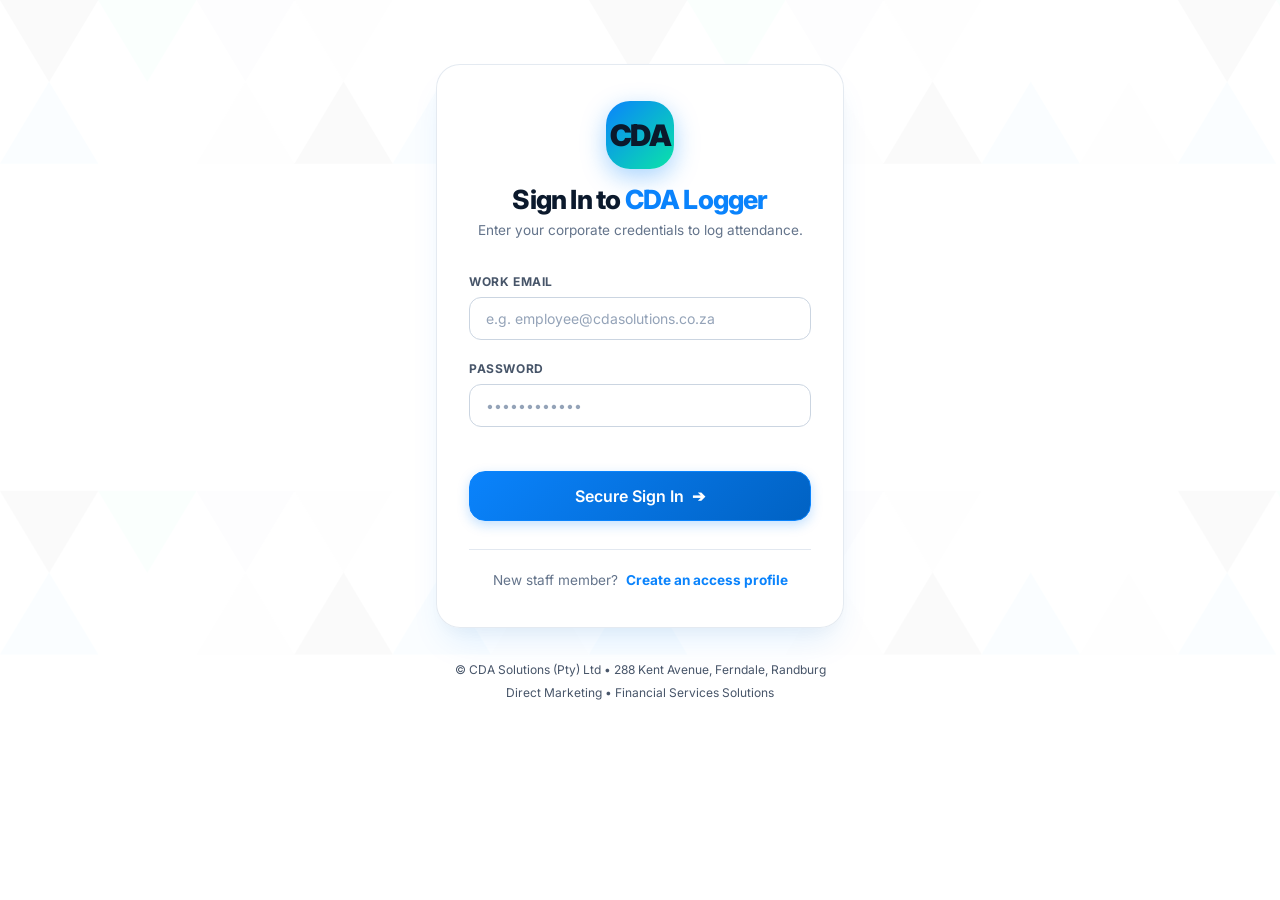
<file: index.html>
<!DOCTYPE html>
<html lang="en">
<head>
  <meta charset="UTF-8">
  <meta name="viewport" content="width=device-width, initial-scale=1.0">
  <meta name="description" content="CDA Solutions Attendance & Geolocation Logger - Secure corporate employee check-in, shift management, and leave system.">
  <meta name="keywords" content="CDA Solutions, Attendance Logger, Direct Marketing, Work Tracking, Shift Verification">
  <title>CDA Solutions - Attendance &amp; Shift Logger</title>
  <link rel="icon" href="https://www.cdasolutions.co.za/fav.png" type="image/x-icon">
  <link rel="stylesheet" href="shared/css/base.css">
  <style>
    /* Specific auth styling enhancements */
    .auth-card {
      background: rgba(255, 255, 255, 0.95);
      backdrop-filter: blur(10px);
      border: 1px solid rgba(226, 232, 240, 0.9);
      border-radius: var(--radius-xl);
      padding: 2.25rem 2rem;
      box-shadow: 0 20px 35px -10px rgba(10, 131, 252, 0.12), 0 10px 20px -5px rgba(0, 0, 0, 0.04);
      position: relative;
    }

    .auth-hero {
      text-align: center;
      margin-bottom: 2rem;
    }

    .auth-logo-badge {
      display: inline-flex;
      align-items: center;
      justify-content: center;
      width: 68px;
      height: 68px;
      background: linear-gradient(135deg, var(--cda-blue) 0%, var(--cda-teal) 100%);
      color: var(--cda-navy);
      font-weight: 900;
      font-size: 1.85rem;
      border-radius: var(--radius-xl);
      box-shadow: 0 8px 24px rgba(10, 131, 252, 0.35);
      margin-bottom: 1rem;
      letter-spacing: -0.05em;
    }

    .auth-footer-links {
      margin-top: 1.75rem;
      padding-top: 1.25rem;
      border-top: 1px solid var(--cda-slate-200);
      text-align: center;
      font-size: 0.85rem;
      color: var(--cda-slate-500);
    }

    .company-stamp {
      text-align: center;
      margin-top: 2rem;
      font-size: 0.75rem;
      color: var(--cda-slate-500);
    }
  </style>
</head>
<body class="pattern-bg">

  <!-- GLOBAL LOADING SPINNER -->
  <div id="globalSpinner" class="spinner-overlay hidden">
    <div class="spinner"></div>
    <div id="spinnerMessage" class="spinner-message">Authenticating credentials...</div>
  </div>

  <main class="auth-container">
    <div class="auth-card">
      
      <!-- HERO & BRANDING -->
      <header class="auth-hero">
        <div class="auth-logo-badge" aria-hidden="true">CDA</div>
        <h1 class="brand-main-title" id="authTitle" style="color: var(--cda-navy); font-size: 1.65rem;">
          Sign In to <span style="color: var(--cda-blue);">CDA Logger</span>
        </h1>
        <p class="text-muted" id="authSubtitle" style="font-size: 0.85rem; margin-top: 0.35rem;">
          Enter your corporate credentials to log attendance.
        </p>
      </header>

      <!-- ALERT MESSAGE BOX -->
      <div id="authAlert" class="alert hidden" role="alert"></div>

      <!-- SIGN IN FORM -->
      <form id="loginForm" onsubmit="handleLoginSubmit(event)" novalidate>
        <div class="form-group">
          <label class="form-label" for="loginEmail">Work Email</label>
          <input 
            type="email" 
            id="loginEmail" 
            name="email" 
            class="form-control" 
            placeholder="e.g. employee@cdasolutions.co.za" 
            autocomplete="email" 
            required
          >
        </div>

        <div class="form-group">
          <label class="form-label" for="loginPassword">Password</label>
          <input 
            type="password" 
            id="loginPassword" 
            name="password" 
            class="form-control" 
            placeholder="••••••••••••" 
            autocomplete="current-password" 
            required
          >
        </div>

        <button type="submit" id="btnLoginSubmit" class="btn btn-primary btn-block btn-lg" style="margin-top: 1.5rem;">
          <span>Secure Sign In</span>
          <span aria-hidden="true">➔</span>
        </button>

        <div class="auth-footer-links">
          <span>New staff member?</span>
          <a href="javascript:void(0)" onclick="toggleAuthMode(false)" style="font-weight: 700; margin-left: 0.25rem;">
            Create an access profile
          </a>
        </div>
      </form>

      <!-- REGISTRATION FORM -->
      <form id="registerForm" class="hidden" onsubmit="handleRegisterSubmit(event)" novalidate>
        <div class="form-row form-row-2">
          <div class="form-group">
            <label class="form-label" for="regFirst">First Name</label>
            <input 
              type="text" 
              id="regFirst" 
              name="firstName" 
              class="form-control" 
              placeholder="First name" 
              required
            >
          </div>
          <div class="form-group">
            <label class="form-label" for="regLast">Last Name</label>
            <input 
              type="text" 
              id="regLast" 
              name="lastName" 
              class="form-control" 
              placeholder="Last name" 
              required
            >
          </div>
        </div>

        <div class="form-group">
          <label class="form-label" for="regEmail">Work Email</label>
          <input 
            type="email" 
            id="regEmail" 
            name="email" 
            class="form-control" 
            placeholder="name@cdasolutions.co.za" 
            autocomplete="email" 
            required
          >
        </div>

        <div class="form-group">
          <label class="form-label" for="regPassword">Create Password</label>
          <input 
            type="password" 
            id="regPassword" 
            name="password" 
            class="form-control" 
            placeholder="Minimum 8 characters" 
            autocomplete="new-password" 
            required
          >
        </div>

        <button type="submit" id="btnRegisterSubmit" class="btn btn-secondary btn-block btn-lg" style="margin-top: 1.5rem;">
          <span>Complete Registration</span>
          <span aria-hidden="true">➔</span>
        </button>

        <div class="auth-footer-links">
          <span>Already registered?</span>
          <a href="javascript:void(0)" onclick="toggleAuthMode(true)" style="font-weight: 700; margin-left: 0.25rem;">
            Sign in instead
          </a>
        </div>
      </form>

    </div>

    <!-- CORPORATE FOOTER -->
    <footer class="company-stamp">
      <p>&copy; CDA Solutions (Pty) Ltd &bull; 288 Kent Avenue, Ferndale, Randburg</p>
      <p style="margin-top: 0.25rem;">Direct Marketing &bull; Financial Services Solutions</p>
    </footer>
  </main>

  <!-- SCRIPTS -->
  <script src="shared/js/api.js"></script>
  <script src="auth/auth.js"></script>
</body>
</html>
</file>
<file: shared/css/base.css>
/* ==========================================================================
   CDA SOLUTIONS DESIGN SYSTEM (base.css)
   Brand: CDA Solutions (https://www.cdasolutions.co.za/)
   Architecture: Vanilla CSS tokens, components, grid, and micro-animations
   ========================================================================== */

@import url('https://fonts.googleapis.com/css2?family=Inter:wght@300;400;500;600;700;800;900&display=swap');

:root {
  /* Brand Primary Colors */
  --cda-blue: #0a83fc;
  --cda-blue-dark: #0162c3;
  --cda-blue-light: #e8f3ff;
  --cda-blue-rgb: 10, 131, 252;

  /* Brand Secondary / Accent Colors */
  --cda-teal: #0ae4a8;
  --cda-teal-dark: #08b887;
  --cda-teal-light: #e6fcf6;
  --cda-teal-rgb: 10, 228, 168;

  /* Neutrals & Dark Theme Accents */
  --cda-navy: #0b192c;
  --cda-navy-dark: #060e18;
  --cda-slate-900: #0f172a;
  --cda-slate-800: #1e293b;
  --cda-slate-700: #334155;
  --cda-slate-600: #475569;
  --cda-slate-500: #64748b;
  --cda-slate-400: #94a3b8;
  --cda-slate-300: #cbd5e1;
  --cda-slate-200: #e2e8f0;
  --cda-slate-100: #f1f5f9;
  --cda-slate-50: #f8fafc;
  --cda-white: #ffffff;

  /* Status Tokens */
  --cda-success: #10b981;
  --cda-success-light: #ecfdf5;
  --cda-warning: #f59e0b;
  --cda-warning-light: #fffbeb;
  --cda-danger: #ef4444;
  --cda-danger-light: #fef2f2;
  --cda-orange: #f97316;
  --cda-orange-light: #fff7ed;
  --cda-purple: #8b5cf6;
  --cda-purple-light: #f5f3ff;

  /* Typography */
  --cda-font: 'Inter', -apple-system, BlinkMacSystemFont, 'Segoe UI', Roboto, Helvetica, Arial, sans-serif;
  --cda-font-mono: SFMono-Regular, Menlo, Monaco, Consolas, 'Liberation Mono', monospace;

  /* Shadows */
  --shadow-xs: 0 1px 2px 0 rgba(15, 23, 42, 0.05);
  --shadow-sm: 0 1px 3px 0 rgba(15, 23, 42, 0.08), 0 1px 2px -1px rgba(15, 23, 42, 0.05);
  --shadow-md: 0 4px 6px -1px rgba(15, 23, 42, 0.08), 0 2px 4px -2px rgba(15, 23, 42, 0.05);
  --shadow-lg: 0 10px 15px -3px rgba(15, 23, 42, 0.08), 0 4px 6px -4px rgba(15, 23, 42, 0.05);
  --shadow-xl: 0 20px 25px -5px rgba(15, 23, 42, 0.1), 0 8px 10px -6px rgba(15, 23, 42, 0.05);
  --shadow-glow-blue: 0 0 20px rgba(10, 131, 252, 0.35);
  --shadow-glow-teal: 0 0 20px rgba(10, 228, 168, 0.35);

  /* Transitions & Radii */
  --radius-sm: 8px;
  --radius-md: 12px;
  --radius-lg: 16px;
  --radius-xl: 24px;
  --radius-full: 9999px;
  --transition: all 0.2s cubic-bezier(0.4, 0, 0.2, 1);
}

/* ==========================================================================
   RESET & BASE STYLES
   ========================================================================== */

*, *::before, *::after {
  box-sizing: border-box;
  margin: 0;
  padding: 0;
}

html {
  font-family: var(--cda-font);
  font-size: 16px;
  line-height: 1.5;
  color: var(--cda-slate-800);
  background-color: var(--cda-slate-50);
  -webkit-text-size-adjust: 100%;
  -webkit-font-smoothing: antialiased;
  scroll-behavior: smooth;
}

body {
  min-height: 100vh;
  display: flex;
  flex-direction: column;
  background-color: var(--cda-slate-50);
  background-image: 
    radial-gradient(at 0% 0%, rgba(10, 131, 252, 0.06) 0px, transparent 50%),
    radial-gradient(at 100% 100%, rgba(10, 228, 168, 0.06) 0px, transparent 50%);
  background-attachment: fixed;
}

/* Geometric Subtle Background Texture */
.pattern-bg {
  background-color: #ffffff;
  background-image: url("data:image/svg+xml,%3Csvg xmlns='http://www.w3.org/2000/svg' width='100%25' height='100%25'%3E%3Cdefs%3E%3Cpattern patternUnits='userSpaceOnUse' id='b' width='589' height='490.8' x='0' y='0' viewBox='0 0 1080 900'%3E%3Cg fill-opacity='0.02'%3E%3Cpolygon fill='%230a83fc' points='90 150 0 300 180 300'/%3E%3Cpolygon points='90 150 180 0 0 0'/%3E%3Cpolygon fill='%230ae4a8' points='270 150 360 0 180 0'/%3E%3Cpolygon fill='%23cbd5e1' points='450 150 360 300 540 300'/%3E%3Cpolygon fill='%2394a3b8' points='450 150 540 0 360 0'/%3E%3Cpolygon points='630 150 540 300 720 300'/%3E%3Cpolygon fill='%23cbd5e1' points='630 150 720 0 540 0'/%3E%3Cpolygon fill='%230a83fc' points='810 150 720 300 900 300'/%3E%3Cpolygon fill='%23FFF' points='810 150 900 0 720 0'/%3E%3Cpolygon fill='%23cbd5e1' points='990 150 900 300 1080 300'/%3E%3C/g%3E%3C/pattern%3E%3C/defs%3E%3Crect x='0' y='0' fill='url(%23b)' width='100%25' height='100%25'/%3E%3C/svg%3E");
}

/* ==========================================================================
   TYPOGRAPHY
   ========================================================================== */

h1, h2, h3, h4, h5, h6 {
  color: var(--cda-navy);
  font-weight: 700;
  line-height: 1.25;
  letter-spacing: -0.02em;
}

h1 { font-size: 1.75rem; }
h2 { font-size: 1.5rem; }
h3 { font-size: 1.25rem; }
h4 { font-size: 1.1rem; }
h5 { font-size: 1rem; }
h6 { font-size: 0.875rem; }

@media (min-width: 768px) {
  h1 { font-size: 2.25rem; }
  h2 { font-size: 1.75rem; }
  h3 { font-size: 1.5rem; }
}

p {
  color: var(--cda-slate-600);
  line-height: 1.6;
}

a {
  color: var(--cda-blue);
  text-decoration: none;
  transition: var(--transition);
}

a:hover {
  color: var(--cda-blue-dark);
  text-decoration: underline;
}

/* ==========================================================================
   LAYOUT CONTAINERS
   ========================================================================== */

.container {
  width: 100%;
  max-width: 1200px;
  margin: 0 auto;
  padding: 0 1rem;
}

.auth-container {
  width: 100%;
  max-width: 440px;
  margin: 2rem auto;
  padding: 0 1rem;
}

.employee-container {
  width: 100%;
  max-width: 500px;
  margin: 1.5rem auto;
  padding: 0 1rem;
}

.admin-wide {
  width: 100%;
  max-width: 1440px;
  margin: 1.5rem auto;
  padding: 0 1rem;
}

@media (min-width: 768px) {
  .auth-container { margin: 4rem auto; }
  .employee-container { margin: 3rem auto; }
  .admin-wide { padding: 0 1.5rem; }
}

/* ==========================================================================
   BRAND LOGO & HEADER
   ========================================================================== */

.brand-header {
  background: linear-gradient(135deg, var(--cda-navy) 0%, #152840 100%);
  color: var(--cda-white);
  padding: 0.875rem 1.5rem;
  box-shadow: var(--shadow-md);
  border-bottom: 2px solid var(--cda-blue);
  position: sticky;
  top: 0;
  z-index: 40;
}

.brand-nav {
  display: flex;
  align-items: center;
  justify-content: space-between;
  flex-wrap: wrap;
  gap: 1rem;
}

.brand-identity {
  display: flex;
  align-items: center;
  gap: 0.75rem;
  text-decoration: none;
  color: var(--cda-white);
}

.brand-logo-mark {
  display: inline-flex;
  align-items: center;
  justify-content: center;
  background: linear-gradient(135deg, var(--cda-blue) 0%, var(--cda-teal) 100%);
  color: var(--cda-navy);
  font-weight: 900;
  font-size: 1.25rem;
  width: 42px;
  height: 42px;
  border-radius: var(--radius-md);
  box-shadow: 0 4px 10px rgba(10, 131, 252, 0.4);
  letter-spacing: -0.05em;
}

.brand-title-wrap {
  display: flex;
  flex-direction: column;
}

.brand-main-title {
  font-size: 1.25rem;
  font-weight: 800;
  color: var(--cda-white);
  letter-spacing: -0.03em;
  line-height: 1.1;
}

.brand-main-title span {
  color: var(--cda-teal);
}

.brand-sub-title {
  font-size: 0.65rem;
  font-weight: 600;
  text-transform: uppercase;
  color: var(--cda-slate-300);
  letter-spacing: 0.1em;
}

.brand-nav-actions {
  display: flex;
  align-items: center;
  gap: 0.75rem;
}

/* ==========================================================================
   CARDS & CONTAINERS
   ========================================================================== */

.card {
  background: var(--cda-white);
  border: 1px solid var(--cda-slate-200);
  border-radius: var(--radius-lg);
  box-shadow: var(--shadow-md);
  overflow: hidden;
  transition: var(--transition);
}

.card-header {
  padding: 1.25rem 1.5rem;
  border-bottom: 1px solid var(--cda-slate-200);
  background: #ffffff;
  display: flex;
  align-items: center;
  justify-content: space-between;
  flex-wrap: wrap;
  gap: 0.75rem;
}

.card-body {
  padding: 1.5rem;
}

.card-footer {
  padding: 1rem 1.5rem;
  border-top: 1px solid var(--cda-slate-200);
  background: var(--cda-slate-50);
}

/* ==========================================================================
   BUTTONS
   ========================================================================== */

.btn {
  display: inline-flex;
  align-items: center;
  justify-content: center;
  gap: 0.5rem;
  font-family: var(--cda-font);
  font-weight: 600;
  font-size: 0.875rem;
  line-height: 1;
  padding: 0.75rem 1.25rem;
  border-radius: var(--radius-md);
  border: 1px solid transparent;
  cursor: pointer;
  transition: var(--transition);
  text-decoration: none;
  text-align: center;
  user-select: none;
  white-space: nowrap;
}

.btn:active {
  transform: scale(0.97);
}

.btn:disabled, .btn.disabled {
  opacity: 0.6;
  cursor: not-allowed;
  pointer-events: none;
}

.btn-primary {
  background: linear-gradient(135deg, var(--cda-blue) 0%, var(--cda-blue-dark) 100%);
  color: var(--cda-white);
  border-color: var(--cda-blue);
  box-shadow: 0 4px 12px rgba(10, 131, 252, 0.25);
}

.btn-primary:hover {
  background: linear-gradient(135deg, #1f90ff 0%, #0056b3 100%);
  box-shadow: 0 6px 16px rgba(10, 131, 252, 0.35);
  text-decoration: none;
  color: var(--cda-white);
}

.btn-secondary {
  background: linear-gradient(135deg, var(--cda-teal) 0%, var(--cda-teal-dark) 100%);
  color: var(--cda-navy);
  border-color: var(--cda-teal);
  box-shadow: 0 4px 12px rgba(10, 228, 168, 0.25);
  font-weight: 700;
}

.btn-secondary:hover {
  background: linear-gradient(135deg, #1ff0b6 0%, #07a679 100%);
  box-shadow: 0 6px 16px rgba(10, 228, 168, 0.35);
  text-decoration: none;
  color: var(--cda-navy);
}

.btn-danger {
  background: linear-gradient(135deg, var(--cda-danger) 0%, #dc2626 100%);
  color: var(--cda-white);
  border-color: var(--cda-danger);
  box-shadow: 0 4px 12px rgba(239, 68, 68, 0.25);
}

.btn-danger:hover {
  background: linear-gradient(135deg, #f87171 0%, #b91c1c 100%);
  text-decoration: none;
  color: var(--cda-white);
}

.btn-orange {
  background: linear-gradient(135deg, var(--cda-orange) 0%, #ea580c 100%);
  color: var(--cda-white);
  border-color: var(--cda-orange);
  box-shadow: 0 4px 12px rgba(249, 115, 22, 0.25);
}

.btn-orange:hover {
  background: linear-gradient(135deg, #fb923c 0%, #c2410c 100%);
  text-decoration: none;
  color: var(--cda-white);
}

.btn-outline {
  background: transparent;
  color: var(--cda-slate-700);
  border-color: var(--cda-slate-300);
}

.btn-outline:hover {
  background: var(--cda-slate-100);
  color: var(--cda-slate-900);
  border-color: var(--cda-slate-400);
  text-decoration: none;
}

.btn-outline-danger {
  background: transparent;
  color: var(--cda-danger);
  border-color: rgba(239, 68, 68, 0.3);
}

.btn-outline-danger:hover {
  background: var(--cda-danger-light);
  border-color: var(--cda-danger);
  color: var(--cda-danger);
  text-decoration: none;
}

.btn-block {
  width: 100%;
}

.btn-lg {
  padding: 1rem 1.5rem;
  font-size: 1rem;
  border-radius: var(--radius-lg);
}

.btn-sm {
  padding: 0.45rem 0.85rem;
  font-size: 0.75rem;
  border-radius: var(--radius-sm);
}

/* ==========================================================================
   FORMS & INPUTS
   ========================================================================== */

.form-group {
  margin-bottom: 1.25rem;
}

.form-label {
  display: block;
  font-size: 0.75rem;
  font-weight: 700;
  text-transform: uppercase;
  letter-spacing: 0.05em;
  color: var(--cda-slate-600);
  margin-bottom: 0.375rem;
}

.form-control, .form-select {
  width: 100%;
  padding: 0.75rem 1rem;
  font-family: var(--cda-font);
  font-size: 0.875rem;
  color: var(--cda-slate-800);
  background-color: var(--cda-white);
  border: 1px solid var(--cda-slate-300);
  border-radius: var(--radius-md);
  transition: var(--transition);
}

.form-control:focus, .form-select:focus {
  outline: none;
  border-color: var(--cda-blue);
  box-shadow: 0 0 0 3px rgba(10, 131, 252, 0.15);
}

.form-control::placeholder {
  color: var(--cda-slate-400);
}

.form-row {
  display: grid;
  grid-template-columns: 1fr;
  gap: 1rem;
}

@media (min-width: 576px) {
  .form-row-2 {
    grid-template-columns: 1fr 1fr;
  }
  .form-row-3 {
    grid-template-columns: 1fr 1fr 1fr;
  }
}

/* ==========================================================================
   ALERTS
   ========================================================================== */

.alert {
  padding: 0.875rem 1.25rem;
  border-radius: var(--radius-md);
  font-size: 0.85rem;
  font-weight: 500;
  margin-bottom: 1rem;
  display: flex;
  align-items: center;
  gap: 0.75rem;
  animation: fadeIn 0.3s ease;
}

.alert-success {
  background-color: var(--cda-success-light);
  color: #065f46;
  border: 1px solid #a7f3d0;
}

.alert-danger {
  background-color: var(--cda-danger-light);
  color: #991b1b;
  border: 1px solid #fecaca;
}

.alert-info {
  background-color: var(--cda-blue-light);
  color: #075985;
  border: 1px solid #bae6fd;
}

.alert-warning {
  background-color: var(--cda-warning-light);
  color: #92400e;
  border: 1px solid #fde68a;
}

/* ==========================================================================
   BADGES & STATUS PILLS
   ========================================================================== */

.badge {
  display: inline-flex;
  align-items: center;
  gap: 0.35rem;
  padding: 0.25rem 0.65rem;
  border-radius: var(--radius-full);
  font-size: 0.725rem;
  font-weight: 700;
  text-transform: uppercase;
  letter-spacing: 0.04em;
  white-space: nowrap;
}

.badge-success {
  background-color: var(--cda-success-light);
  color: #065f46;
  border: 1px solid #a7f3d0;
}

.badge-danger {
  background-color: var(--cda-danger-light);
  color: #991b1b;
  border: 1px solid #fecaca;
}

.badge-warning {
  background-color: var(--cda-warning-light);
  color: #92400e;
  border: 1px solid #fde68a;
}

.badge-info {
  background-color: var(--cda-blue-light);
  color: #0369a1;
  border: 1px solid #bae6fd;
}

.badge-teal {
  background-color: var(--cda-teal-light);
  color: #065f46;
  border: 1px solid #99f6e4;
}

.badge-purple {
  background-color: var(--cda-purple-light);
  color: #5b21b6;
  border: 1px solid #ddd6fe;
}

.badge-neutral {
  background-color: var(--cda-slate-100);
  color: var(--cda-slate-700);
  border: 1px solid var(--cda-slate-300);
}

.badge-pulse {
  position: relative;
}

.badge-pulse::before {
  content: '';
  display: inline-block;
  width: 7px;
  height: 7px;
  border-radius: 50%;
  background-color: currentColor;
  margin-right: 4px;
  animation: pulseRadar 1.5s infinite;
}

/* ==========================================================================
   DATA TABLES
   ========================================================================== */

.table-container {
  width: 100%;
  overflow-x: auto;
  -webkit-overflow-scrolling: touch;
  border: 1px solid var(--cda-slate-200);
  border-radius: var(--radius-lg);
  background: var(--cda-white);
  box-shadow: var(--shadow-sm);
}

.table {
  width: 100%;
  border-collapse: collapse;
  text-align: left;
  font-size: 0.85rem;
}

.table th {
  background-color: var(--cda-slate-50);
  color: var(--cda-slate-600);
  font-size: 0.725rem;
  font-weight: 700;
  text-transform: uppercase;
  letter-spacing: 0.05em;
  padding: 0.875rem 1rem;
  border-bottom: 2px solid var(--cda-slate-200);
  white-space: nowrap;
}

.table td {
  padding: 0.875rem 1rem;
  border-bottom: 1px solid var(--cda-slate-200);
  color: var(--cda-slate-700);
  vertical-align: middle;
}

.table tbody tr:hover {
  background-color: #f8fafc;
}

.table tbody tr:last-child td {
  border-bottom: none;
}

/* Table Toolbar Controls */
.table-toolbar {
  padding: 1rem 1.25rem;
  background-color: var(--cda-slate-50);
  border-bottom: 1px solid var(--cda-slate-200);
  display: flex;
  align-items: center;
  justify-content: space-between;
  flex-wrap: wrap;
  gap: 0.75rem;
}

.toolbar-controls {
  display: flex;
  align-items: center;
  gap: 0.5rem;
  flex-wrap: wrap;
}

/* ==========================================================================
   MODAL DIALOGS
   ========================================================================== */

.modal-backdrop {
  position: fixed;
  inset: 0;
  background-color: rgba(11, 25, 44, 0.65);
  backdrop-filter: blur(4px);
  display: flex;
  align-items: center;
  justify-content: center;
  padding: 1rem;
  z-index: 1000;
  animation: fadeIn 0.2s ease-out;
}

.modal-dialog {
  background: var(--cda-white);
  border-radius: var(--radius-xl);
  box-shadow: var(--shadow-xl);
  border: 1px solid var(--cda-slate-200);
  width: 100%;
  max-width: 480px;
  overflow: hidden;
  animation: slideUp 0.25s ease-out;
}

.modal-header {
  padding: 1.25rem 1.5rem;
  border-bottom: 1px solid var(--cda-slate-200);
  display: flex;
  align-items: center;
  justify-content: space-between;
  background: var(--cda-slate-50);
}

.modal-header h3 {
  font-size: 1.15rem;
  color: var(--cda-navy);
}

.modal-close {
  background: none;
  border: none;
  font-size: 1.5rem;
  line-height: 1;
  color: var(--cda-slate-400);
  cursor: pointer;
  padding: 0.25rem;
  border-radius: var(--radius-sm);
  transition: var(--transition);
}

.modal-close:hover {
  color: var(--cda-slate-800);
  background: var(--cda-slate-200);
}

.modal-body {
  padding: 1.5rem;
}

.modal-footer {
  padding: 1rem 1.5rem;
  border-top: 1px solid var(--cda-slate-200);
  background: var(--cda-slate-50);
  display: flex;
  align-items: center;
  justify-content: flex-end;
  gap: 0.75rem;
}

/* ==========================================================================
   GLOBAL SPINNER & LOADER
   ========================================================================== */

.spinner-overlay {
  position: fixed;
  inset: 0;
  background-color: rgba(11, 25, 44, 0.75);
  backdrop-filter: blur(5px);
  display: flex;
  flex-direction: column;
  align-items: center;
  justify-content: center;
  z-index: 2000;
  animation: fadeIn 0.15s ease-out;
}

.spinner {
  width: 54px;
  height: 54px;
  border: 4px solid rgba(255, 255, 255, 0.2);
  border-top-color: var(--cda-teal);
  border-radius: 50%;
  animation: spin 1s linear infinite;
  box-shadow: 0 0 15px rgba(10, 228, 168, 0.4);
}

.spinner-message {
  margin-top: 1.25rem;
  font-size: 0.95rem;
  font-weight: 600;
  color: var(--cda-white);
  background: rgba(15, 23, 42, 0.7);
  padding: 0.6rem 1.25rem;
  border-radius: var(--radius-full);
  border: 1px solid rgba(255, 255, 255, 0.1);
  letter-spacing: 0.02em;
}

/* ==========================================================================
   NAVIGATION TABS
   ========================================================================== */

.tabs-nav {
  display: flex;
  background: var(--cda-white);
  padding: 0.375rem;
  border-radius: var(--radius-lg);
  border: 1px solid var(--cda-slate-200);
  gap: 0.35rem;
  overflow-x: auto;
  -webkit-overflow-scrolling: touch;
  margin-bottom: 1.5rem;
  box-shadow: var(--shadow-sm);
}

.tab-btn {
  flex: 1;
  padding: 0.75rem 1rem;
  font-family: var(--cda-font);
  font-size: 0.825rem;
  font-weight: 700;
  color: var(--cda-slate-500);
  background: transparent;
  border: none;
  border-radius: var(--radius-md);
  cursor: pointer;
  white-space: nowrap;
  transition: var(--transition);
  text-align: center;
}

.tab-btn:hover {
  color: var(--cda-navy);
  background: var(--cda-slate-100);
}

.tab-btn.active {
  background: linear-gradient(135deg, var(--cda-blue) 0%, var(--cda-blue-dark) 100%);
  color: var(--cda-white);
  box-shadow: 0 2px 8px rgba(10, 131, 252, 0.3);
}

/* ==========================================================================
   KEYFRAME ANIMATIONS
   ========================================================================== */

@keyframes fadeIn {
  from { opacity: 0; }
  to { opacity: 1; }
}

@keyframes slideUp {
  from { opacity: 0; transform: translateY(16px); }
  to { opacity: 1; transform: translateY(0); }
}

@keyframes spin {
  to { transform: rotate(360deg); }
}

@keyframes pulseRadar {
  0% { transform: scale(0.95); opacity: 1; }
  50% { transform: scale(1.35); opacity: 0.4; }
  100% { transform: scale(0.95); opacity: 1; }
}

/* Utilities */
.hidden { display: none !important; }
.text-right { text-align: right; }
.text-center { text-align: center; }
.font-mono { font-family: var(--cda-font-mono); }
.text-muted { color: var(--cda-slate-500); }
.d-flex { display: flex; }
.align-center { align-items: center; }
.justify-between { justify-content: space-between; }
</file>
<file: admin/admin.css>
/* ==========================================================================
   CDA SOLUTIONS - ADMIN DASHBOARD STYLES (admin.css)
   ========================================================================== */

.admin-topbar {
  background: var(--cda-white);
  border: 1px solid var(--cda-slate-200);
  border-radius: var(--radius-lg);
  padding: 1.25rem 1.5rem;
  margin-bottom: 1.5rem;
  box-shadow: var(--shadow-sm);
  display: flex;
  flex-direction: column;
  gap: 1rem;
}

@media (min-width: 640px) {
  .admin-topbar {
    flex-direction: row;
    align-items: center;
    justify-content: space-between;
  }
}

.admin-heading-group {
  display: flex;
  flex-direction: column;
}

.admin-self-clock-card {
  background: var(--cda-white);
  border: 1px solid var(--cda-slate-200);
  border-radius: var(--radius-xl);
  padding: 1.5rem;
  margin-bottom: 1.5rem;
  box-shadow: var(--shadow-md);
  max-width: 580px;
  margin-left: auto;
  margin-right: auto;
  position: relative;
  overflow: hidden;
}

.admin-self-clock-card::before {
  content: '';
  position: absolute;
  top: 0;
  left: 0;
  right: 0;
  height: 4px;
  background: linear-gradient(90deg, var(--cda-blue) 0%, var(--cda-teal) 100%);
}

.admin-clock-grid {
  display: grid;
  grid-template-columns: 1fr 1fr;
  gap: 1rem;
  margin: 1.25rem 0;
}

.stat-counters-widget {
  display: inline-flex;
  align-items: center;
  gap: 1rem;
  background: var(--cda-white);
  border: 1px solid var(--cda-slate-200);
  padding: 0.4rem 0.85rem;
  border-radius: var(--radius-md);
  box-shadow: var(--shadow-xs);
}

.stat-item {
  display: flex;
  align-items: center;
  gap: 0.5rem;
  font-size: 0.775rem;
}

.stat-dot {
  width: 8px;
  height: 8px;
  border-radius: 50%;
  display: inline-block;
}

.stat-dot-in {
  background-color: var(--cda-teal);
  box-shadow: 0 0 8px rgba(10, 228, 168, 0.6);
  animation: pulseRadar 1.5s infinite;
}

.stat-dot-out {
  background-color: var(--cda-orange);
  box-shadow: 0 0 8px rgba(249, 115, 22, 0.6);
  animation: pulseRadar 1.5s infinite;
}

.stat-count {
  font-size: 1rem;
  font-weight: 800;
  color: var(--cda-navy);
}

.stat-divider {
  width: 1px;
  height: 18px;
  background-color: var(--cda-slate-200);
}

/* Tab Panels */
.tab-content-panel {
  display: none;
  animation: fadeIn 0.2s ease-out;
}

.tab-content-panel.active {
  display: block;
}

/* Table Specific Elements */
.cell-staff-name {
  font-weight: 700;
  color: var(--cda-navy);
  display: block;
}

.cell-staff-email {
  font-size: 0.75rem;
  color: var(--cda-slate-500);
  font-family: var(--cda-font-mono);
  display: block;
}

.cell-gps-pill {
  display: inline-block;
  margin-top: 0.35rem;
  font-family: var(--cda-font-mono);
  font-size: 0.7rem;
  color: #0369a1;
  background-color: var(--cda-blue-light);
  padding: 0.15rem 0.45rem;
  border-radius: var(--radius-sm);
  border: 1px solid #bae6fd;
}

.cell-edited-pill {
  display: inline-block;
  margin-top: 0.35rem;
  font-size: 0.7rem;
  font-weight: 600;
  color: #6b21a8;
  background-color: var(--cda-purple-light);
  padding: 0.15rem 0.45rem;
  border-radius: var(--radius-sm);
  border: 1px solid #e9d5ff;
}

/* Compliance Badges */
.compliance-met {
  background-color: var(--cda-success-light);
  color: #065f46;
  border: 1px solid #a7f3d0;
}

.compliance-under {
  background-color: var(--cda-warning-light);
  color: #92400e;
  border: 1px solid #fde68a;
}

.compliance-max-alert {
  background-color: #fee2e2;
  color: #b91c1c;
  border: 1px solid #fca5a5;
  font-weight: 800;
  animation: pulseRadar 1.5s infinite;
}

/* Export Tab Form Layout */
.export-panel-card {
  background: var(--cda-white);
  border: 1px solid var(--cda-slate-200);
  border-radius: var(--radius-lg);
  padding: 2rem;
  box-shadow: var(--shadow-sm);
  max-width: 900px;
}

.export-actions-row {
  display: flex;
  flex-wrap: wrap;
  gap: 1rem;
  margin-top: 1.5rem;
}

/* ==========================================================================
   Pagination & Incremental Loading Controls
   ========================================================================== */
.pagination-bar {
  padding: 0.75rem 1.25rem;
  background: #f8fafc;
  border-top: 1px solid var(--cda-slate-200);
  border-bottom-left-radius: var(--radius-lg);
  border-bottom-right-radius: var(--radius-lg);
}

.pagination-inner {
  display: flex;
  align-items: center;
  justify-content: space-between;
  flex-wrap: wrap;
  gap: 0.75rem;
}

.pagination-info {
  font-size: 0.8rem;
  color: var(--cda-slate-600);
}

.pagination-info strong {
  color: var(--cda-navy);
  font-weight: 700;
}

.pagination-actions {
  display: flex;
  align-items: center;
  gap: 0.5rem;
  flex-wrap: wrap;
}

.btn-load-more {
  background: var(--cda-white);
  border-color: var(--cda-blue);
  color: var(--cda-blue);
  font-weight: 600;
  transition: all 0.2s ease;
  display: inline-flex;
  align-items: center;
  gap: 0.35rem;
}

.btn-load-more:hover {
  background: var(--cda-blue);
  color: var(--cda-white);
  box-shadow: 0 2px 6px rgba(10, 131, 252, 0.25);
}

.pagination-all-loaded {
  font-size: 0.8rem;
  color: #059669;
  font-weight: 600;
  display: inline-flex;
  align-items: center;
  gap: 0.25rem;
}

/* Inline tab loaders */
.inline-loader-wrap {
  display: flex;
  flex-direction: column;
  align-items: center;
  justify-content: center;
  padding: 1rem 0;
}

.inline-spinner {
  width: 32px;
  height: 32px;
  border: 3px solid rgba(10, 131, 252, 0.15);
  border-top-color: var(--cda-blue);
  border-radius: 50%;
  animation: inlineSpin 0.8s linear infinite;
}

@keyframes inlineSpin {
  to { transform: rotate(360deg); }
}

/* Navigation Tab Notification Badge */
.nav-tab-badge {
  display: inline-flex;
  align-items: center;
  justify-content: center;
  min-width: 1.25rem;
  height: 1.25rem;
  padding: 0 0.4rem;
  font-size: 0.7rem;
  font-weight: 800;
  line-height: 1;
  border-radius: var(--radius-full);
  background-color: var(--cda-orange);
  color: #ffffff;
  margin-left: 0.45rem;
  vertical-align: middle;
  box-shadow: 0 1px 4px rgba(249, 115, 22, 0.35);
  transition: var(--transition);
}

.tab-btn.active .nav-tab-badge {
  background-color: #ffffff;
  color: var(--cda-blue-dark);
  box-shadow: 0 1px 3px rgba(0, 0, 0, 0.2);
}
</file>
<file: employee/employee.css>
/* ==========================================================================
   CDA SOLUTIONS - EMPLOYEE PORTAL STYLES (employee.css)
   ========================================================================== */

.employee-card {
  background: var(--cda-white);
  border-radius: var(--radius-xl);
  border: 1px solid var(--cda-slate-200);
  box-shadow: 0 16px 30px -10px rgba(10, 131, 252, 0.1), 0 4px 6px -2px rgba(0, 0, 0, 0.04);
  padding: 2rem 1.75rem;
  position: relative;
  overflow: hidden;
}

.employee-card::before {
  content: '';
  position: absolute;
  top: 0;
  left: 0;
  right: 0;
  height: 5px;
  background: linear-gradient(90deg, var(--cda-blue) 0%, var(--cda-teal) 100%);
}

.employee-profile-header {
  text-align: center;
  padding-bottom: 1.5rem;
  margin-bottom: 1.5rem;
  border-bottom: 1px solid var(--cda-slate-200);
}

.employee-avatar-circle {
  width: 64px;
  height: 64px;
  margin: 0 auto 0.85rem;
  border-radius: 50%;
  background: linear-gradient(135deg, var(--cda-blue-light) 0%, var(--cda-teal-light) 100%);
  border: 2px solid var(--cda-teal);
  color: var(--cda-blue-dark);
  font-size: 1.5rem;
  font-weight: 800;
  display: flex;
  align-items: center;
  justify-content: center;
  box-shadow: 0 4px 12px rgba(10, 228, 168, 0.25);
}

.live-clock-card {
  background: linear-gradient(135deg, var(--cda-navy) 0%, #152840 100%);
  color: var(--cda-white);
  border-radius: var(--radius-lg);
  padding: 1.25rem;
  text-align: center;
  margin-bottom: 1.75rem;
  box-shadow: var(--shadow-md);
  border: 1px solid rgba(255, 255, 255, 0.08);
}

.live-time-value {
  font-family: var(--cda-font-mono);
  font-size: 2.25rem;
  font-weight: 800;
  letter-spacing: -0.03em;
  color: var(--cda-teal);
  line-height: 1.1;
  text-shadow: 0 0 15px rgba(10, 228, 168, 0.4);
}

.live-date-label {
  font-size: 0.825rem;
  color: var(--cda-slate-300);
  font-weight: 500;
  margin-top: 0.35rem;
  letter-spacing: 0.02em;
}

.clock-actions-grid {
  display: grid;
  grid-template-columns: 1fr;
  gap: 1.25rem;
  margin-bottom: 1.5rem;
}

.clock-action-btn {
  display: flex;
  align-items: center;
  justify-content: space-between;
  padding: 1.25rem 1.5rem;
  border-radius: var(--radius-lg);
  border: none;
  cursor: pointer;
  color: var(--cda-white);
  font-family: var(--cda-font);
  box-shadow: var(--shadow-md);
  transition: var(--transition);
  text-align: left;
}

.clock-action-btn:hover {
  transform: translateY(-2px);
}

.clock-action-btn:active {
  transform: scale(0.97);
}

.clock-in-btn {
  background: linear-gradient(135deg, #09bd8c 0%, #059669 100%);
  box-shadow: 0 6px 18px rgba(9, 189, 140, 0.35);
}

.clock-in-btn:hover {
  background: linear-gradient(135deg, #0ae4a8 0%, #059669 100%);
  box-shadow: 0 8px 24px rgba(10, 228, 168, 0.45);
}

.clock-out-btn {
  background: linear-gradient(135deg, #f97316 0%, #ea580c 100%);
  box-shadow: 0 6px 18px rgba(249, 115, 22, 0.35);
}

.clock-out-btn:hover {
  background: linear-gradient(135deg, #fb923c 0%, #c2410c 100%);
  box-shadow: 0 8px 24px rgba(249, 115, 22, 0.45);
}

.action-btn-content {
  display: flex;
  align-items: center;
  gap: 1rem;
}

.action-icon {
  font-size: 2rem;
  line-height: 1;
}

.action-label-title {
  font-size: 1.15rem;
  font-weight: 800;
  display: block;
  letter-spacing: -0.01em;
}

.action-label-sub {
  font-size: 0.75rem;
  opacity: 0.85;
  display: block;
}

.action-arrow {
  font-size: 1.35rem;
  font-weight: 900;
  transition: transform 0.2s ease;
}

.action-btn-right {
  display: flex;
  align-items: center;
  gap: 0.75rem;
}

.action-badge-pill {
  font-size: 0.7rem;
  font-weight: 700;
  padding: 0.25rem 0.65rem;
  border-radius: var(--radius-full);
  background: rgba(255, 255, 255, 0.22);
  color: var(--cda-white);
  border: 1px solid rgba(255, 255, 255, 0.35);
  letter-spacing: 0.02em;
  white-space: nowrap;
}

.clock-action-btn:disabled,
.clock-action-btn[disabled] {
  opacity: 0.45 !important;
  cursor: not-allowed !important;
  pointer-events: none !important;
  filter: grayscale(45%) !important;
  transform: none !important;
  box-shadow: none !important;
}

.clock-action-btn:hover .action-arrow {
  transform: translateX(4px);
}

.geo-info-box {
  background-color: var(--cda-slate-50);
  border: 1px dashed var(--cda-slate-300);
  border-radius: var(--radius-md);
  padding: 0.85rem 1rem;
  font-size: 0.775rem;
  color: var(--cda-slate-600);
  text-align: center;
  margin-bottom: 1.5rem;
  display: flex;
  align-items: center;
  justify-content: center;
  gap: 0.5rem;
  transition: all 0.25s ease;
  line-height: 1.4;
}

.geo-info-box.geo-status-acquiring {
  background-color: #f0f9ff;
  border-color: #7dd3fc;
  border-style: solid;
  color: #0369a1;
}

.geo-info-box.geo-status-locked {
  background-color: #f0fdf4;
  border-color: #86efac;
  border-style: solid;
  color: #15803d;
}

.geo-info-box.geo-status-error {
  background-color: #fef2f2;
  border-color: #fca5a5;
  border-style: solid;
  color: #b91c1c;
}

.geo-pulse-dot {
  display: inline-block;
  width: 8px;
  height: 8px;
  background-color: var(--cda-blue);
  border-radius: 50%;
  animation: geoPulse 1.4s infinite ease-in-out;
  margin-right: 4px;
}

@keyframes geoPulse {
  0% { transform: scale(0.85); opacity: 0.9; }
  50% { transform: scale(1.35); opacity: 0.35; }
  100% { transform: scale(0.85); opacity: 0.9; }
}

.leave-request-btn {
  width: 100%;
  display: flex;
  align-items: center;
  justify-content: center;
  gap: 0.65rem;
  padding: 0.875rem 1.25rem;
  background-color: var(--cda-blue-light);
  color: var(--cda-blue-dark);
  border: 1px solid #bae6fd;
  border-radius: var(--radius-md);
  font-weight: 700;
  font-size: 0.875rem;
  cursor: pointer;
  transition: var(--transition);
}

.leave-request-btn:hover {
  background-color: #dbeafe;
  border-color: var(--cda-blue);
}

.leave-btn-badge {
  display: inline-flex;
  align-items: center;
  justify-content: center;
  padding: 0.2rem 0.55rem;
  font-size: 0.72rem;
  font-weight: 700;
  border-radius: var(--radius-full);
  margin-left: auto;
  text-transform: uppercase;
  letter-spacing: 0.03em;
  white-space: nowrap;
}

.leave-btn-badge.badge-warning {
  background-color: var(--cda-warning-light);
  color: #92400e;
  border: 1px solid #fde68a;
}

.leave-btn-badge.badge-teal {
  background-color: var(--cda-teal-light);
  color: #065f46;
  border: 1px solid #99f6e4;
}
</file>
